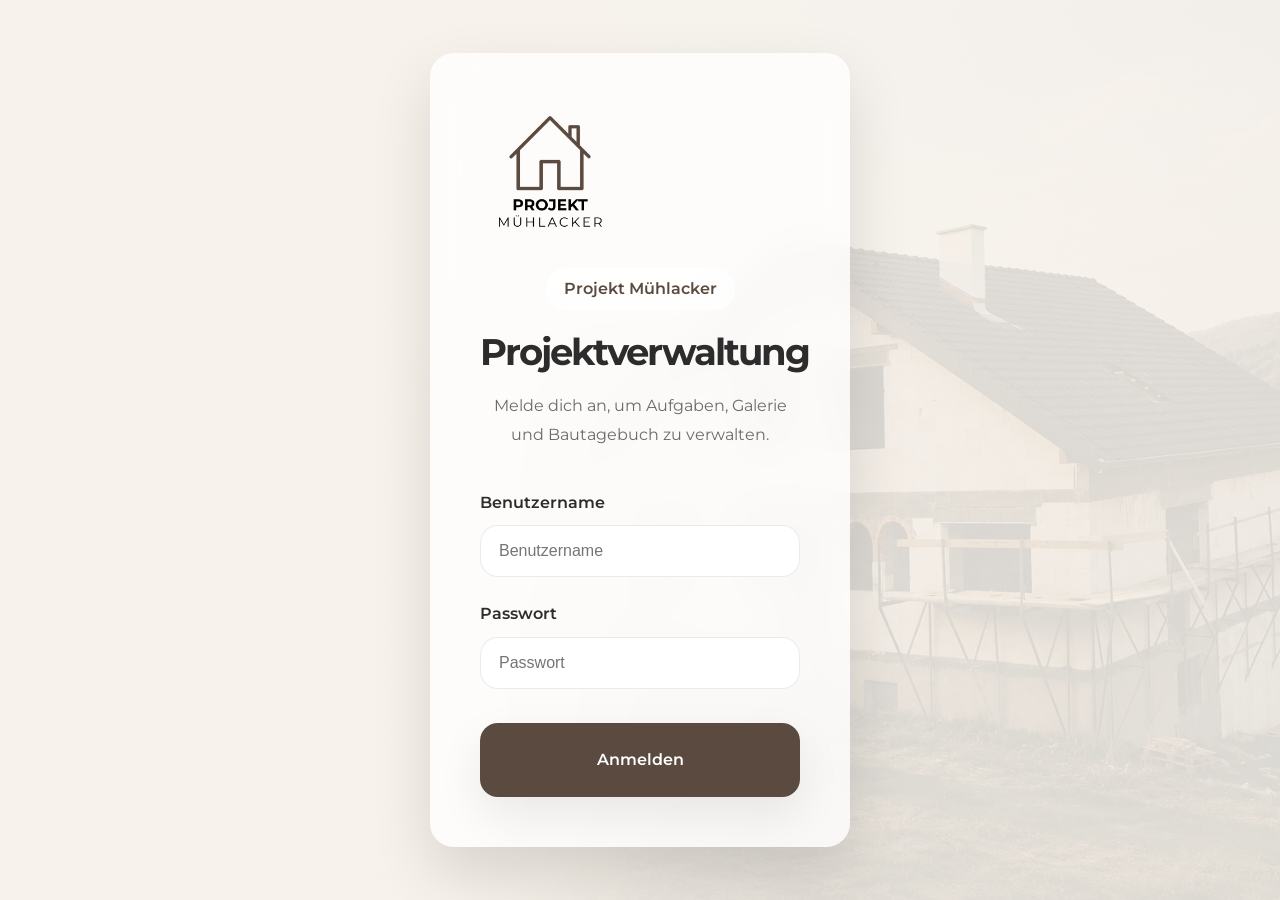
<file: login.html>
<!DOCTYPE html>
<html lang="de">

<head>

    <meta charset="UTF-8">

    <meta name="viewport"
          content="width=device-width, initial-scale=1.0">

    <title>Projekt Mühlacker | Admin</title>

    <link rel="preconnect"
          href="https://fonts.googleapis.com">

    <link rel="preconnect"
          href="https://fonts.gstatic.com"
          crossorigin>

    <link href="https://fonts.googleapis.com/css2?family=Montserrat:wght@300;400;500;600;700;800&display=swap"
          rel="stylesheet">

    <!-- Basis -->

    <link rel="stylesheet" href="assets/css/base/reset.css">
    <link rel="stylesheet" href="assets/css/base/variables.css">
    <link rel="stylesheet" href="assets/css/base/typography.css">
    <link rel="stylesheet" href="assets/css/base/layout.css">

    <!-- Komponenten -->

    <link rel="stylesheet" href="assets/css/components/buttons.css">
    <link rel="stylesheet" href="assets/css/components/cards.css">

    <!-- Admin -->

    <link rel="stylesheet" href="assets/css/admin/login.css">

</head>

<body>

    <main class="login-page">

        <div class="login-card">

            <img
                src="assets/images/branding/logo.png"
                alt="Projekt Mühlacker"
                class="login-logo">

            <span class="login-tag">

                Projekt Mühlacker

            </span>

            <h1>

                Projektverwaltung

            </h1>

            <p>

                Melde dich an, um Aufgaben, Galerie und Bautagebuch zu verwalten.

            </p>

            <form
                class="login-form"
                id="login-form">

                <div class="form-group">

                    <label for="username">

                        Benutzername

                    </label>

                    <input
                        type="text"
                        id="username"
                        placeholder="Benutzername">

                </div>

                <div class="form-group">

                    <label for="password">

                        Passwort

                    </label>

                    <input
                        type="password"
                        id="password"
                        placeholder="Passwort">

                </div>

                <button
                    type="submit"
                    class="btn-primary">

                    Anmelden

                </button>

            </form>

        </div>

    </main>

    <script src="assets/js/admin/login.js"></script>

</body>
</file>
<file: assets/css/base/variables.css>
:root{

    /* ===================================================
       COLORS
    =================================================== */

    --primary:#5A4A3F;
    --primary-light:#8D7564;

    --background:#F7F4EF;

    --card:rgba(255,255,255,.72);
    --card-solid:#FFFFFF;

    --text:#2C2C2C;
    --text-light:#6E6A65;

    --border:#E5DED4;


    /* ===================================================
       SPACING
    =================================================== */

    --space-xs:8px;
    --space-sm:16px;
    --space-md:24px;
    --space-lg:40px;
    --space-xl:64px;
    --space-xxl:100px;


    /* ===================================================
       BORDER RADIUS
    =================================================== */

    --radius-sm:12px;
    --radius-md:18px;
    --radius-lg:24px;
    --radius-xl:32px;


    /* ===================================================
       SHADOWS
    =================================================== */

    --shadow-sm:
        0 8px 20px rgba(0,0,0,.05);

    --shadow-md:
        0 18px 45px rgba(0,0,0,.08);

    --shadow-lg:
        0 25px 60px rgba(0,0,0,.12);


    /* ===================================================
       ANIMATIONS
    =================================================== */

    --transition:.35s ease;

}
</file>
<file: assets/css/base/typography.css>
/* ===========================================================
   TYPOGRAPHY
===========================================================*/

body{

    font-family:"Montserrat",sans-serif;

    color:var(--text);

    line-height:1.6;

    font-size:16px;

}

/* ===========================================================
   HEADINGS
===========================================================*/

h1{

    font-size:clamp(3rem,7vw,5rem);

    font-weight:800;

    line-height:1.05;

    letter-spacing:-2px;

}

h2{

    font-size:clamp(2rem,4vw,3rem);

    font-weight:700;

    line-height:1.2;

}

h3{

    font-size:1.5rem;

    font-weight:700;

}

h4{

    font-size:1.15rem;

    font-weight:600;

}

/* ===========================================================
   TEXT
===========================================================*/

p{

    color:var(--text-light);

    line-height:1.8;

}

strong{

    font-weight:700;

}

small{

    font-size:.875rem;

}
</file>
<file: assets/css/base/layout.css>
/* ===========================================================
   LAYOUT
===========================================================*/

.container{

    width:min(1240px,90%);

    margin-inline:auto;

}

section{

    scroll-margin-top:150px;

}

.section{

    padding:120px 0;

}

/* ===========================================================
   SECTION TITLE
===========================================================*/

.section-title{

    text-align:center;

    margin-bottom:60px;

}

.section-title span{

    display:inline-block;

    padding:8px 18px;

    border-radius:999px;

    background:#EFE8DF;

    color:var(--primary);

    font-size:.9rem;

    font-weight:600;

    margin-bottom:18px;

}

.section-title h2{

    margin-bottom:18px;

}

.section-title p{

    max-width:700px;

    margin:auto;

}
</file>
<file: assets/css/components/buttons.css>
/* ===========================================================
   BUTTONS
===========================================================*/

.btn-primary{

    display:inline-flex;

    align-items:center;

    justify-content:center;

    gap:10px;

    padding:var(--space-md) 34px;

    background:var(--primary);

    color:#fff;

    font-weight:600;

    border-radius:var(--radius-md);

    box-shadow:var(--shadow-md);

    transition:var(--transition);

}

.btn-primary:hover{

    transform:translateY(-4px);

    box-shadow:var(--shadow-lg);

}

.btn-outline{

    display:inline-flex;

    align-items:center;

    justify-content:center;

    padding:14px 24px;

    border:2px solid var(--primary);

    border-radius:var(--radius-md);

    color:var(--primary);

    font-weight:600;

    transition:var(--transition);

}

.btn-outline:hover{

    background:var(--primary);

    color:white;

}
</file>
<file: assets/css/components/cards.css>
/* ===========================================================
   CARDS
===========================================================*/

.card{

    background:rgba(255,255,255,.82);

    backdrop-filter:blur(18px);
    -webkit-backdrop-filter:blur(18px);

    border-radius:var(--radius-lg);

    box-shadow:var(--shadow-md);

    transition:var(--transition);

}

.card-hover:hover{

    transform:translateY(-8px);

    box-shadow:var(--shadow-lg);

}

.card-padding{

    padding:34px;

}

.card-title{

    margin-bottom:18px;

}

.card-icon{

    font-size:2rem;

    margin-bottom:18px;

}

.card-value{

    font-size:2.2rem;

    font-weight:700;

    margin-top:12px;

}

.card-footer{

    margin-top:auto;

}
</file>
<file: assets/css/admin/login.css>
/* ===========================================================
   LOGIN PAGE
===========================================================*/

.login-page{

    min-height:100vh;

    display:flex;

    justify-content:center;

    align-items:center;

    padding:40px;

    background:
        linear-gradient(
            rgba(247,244,239,.88),
            rgba(247,244,239,.88)
        ),
        url("../../images/hero/herobackground.png");

    background-size:cover;

    background-position:center;

}


/* ===========================================================
   LOGIN CARD
===========================================================*/

.login-card{

    width:min(420px,100%);

    padding:50px;

    background:rgba(255,255,255,.78);

    backdrop-filter:blur(20px);

    -webkit-backdrop-filter:blur(20px);

    border-radius:var(--radius-lg);

    box-shadow:var(--shadow-lg);

    text-align:center;

}


/* ===========================================================
   LOGO
===========================================================*/

.login-logo{

    width:140px;

    margin-bottom:25px;

}

.login-tag{

    display:inline-block;

    padding:8px 18px;

    margin-bottom:20px;

    border-radius:999px;

    background:rgba(255,255,255,.7);

    color:var(--primary);

    font-weight:600;

}

.login-card h1{

    font-size:2.3rem;

    font-weight:700;

    line-height:1.2;

    margin-bottom:18px;

}

.login-card p{

    margin-bottom:40px;

    color:var(--text-light);

}


/* ===========================================================
   FORM
===========================================================*/

.login-form{

    display:flex;

    flex-direction:column;

    gap:24px;

}

.form-group{

    display:flex;

    flex-direction:column;

    align-items:flex-start;

    gap:10px;

}

.form-group label{

    font-weight:600;

}

.form-group input{

    width:100%;

    padding:16px 18px;

    border:1px solid rgba(0,0,0,.08);

    border-radius:var(--radius-md);

    background:white;

    font-size:1rem;

    transition:var(--transition);

}

.form-group input:focus{

    outline:none;

    border-color:var(--primary);

    box-shadow:0 0 0 4px rgba(166,122,91,.15);

}


/* ===========================================================
   BUTTON
===========================================================*/

.login-form .btn-primary{

    width:100%;

    justify-content:center;

    margin-top:10px;

}


/* ===========================================================
   MOBILE
===========================================================*/

@media(max-width:768px){

    .login-card{

        padding:36px 28px;

    }

}
</file>
